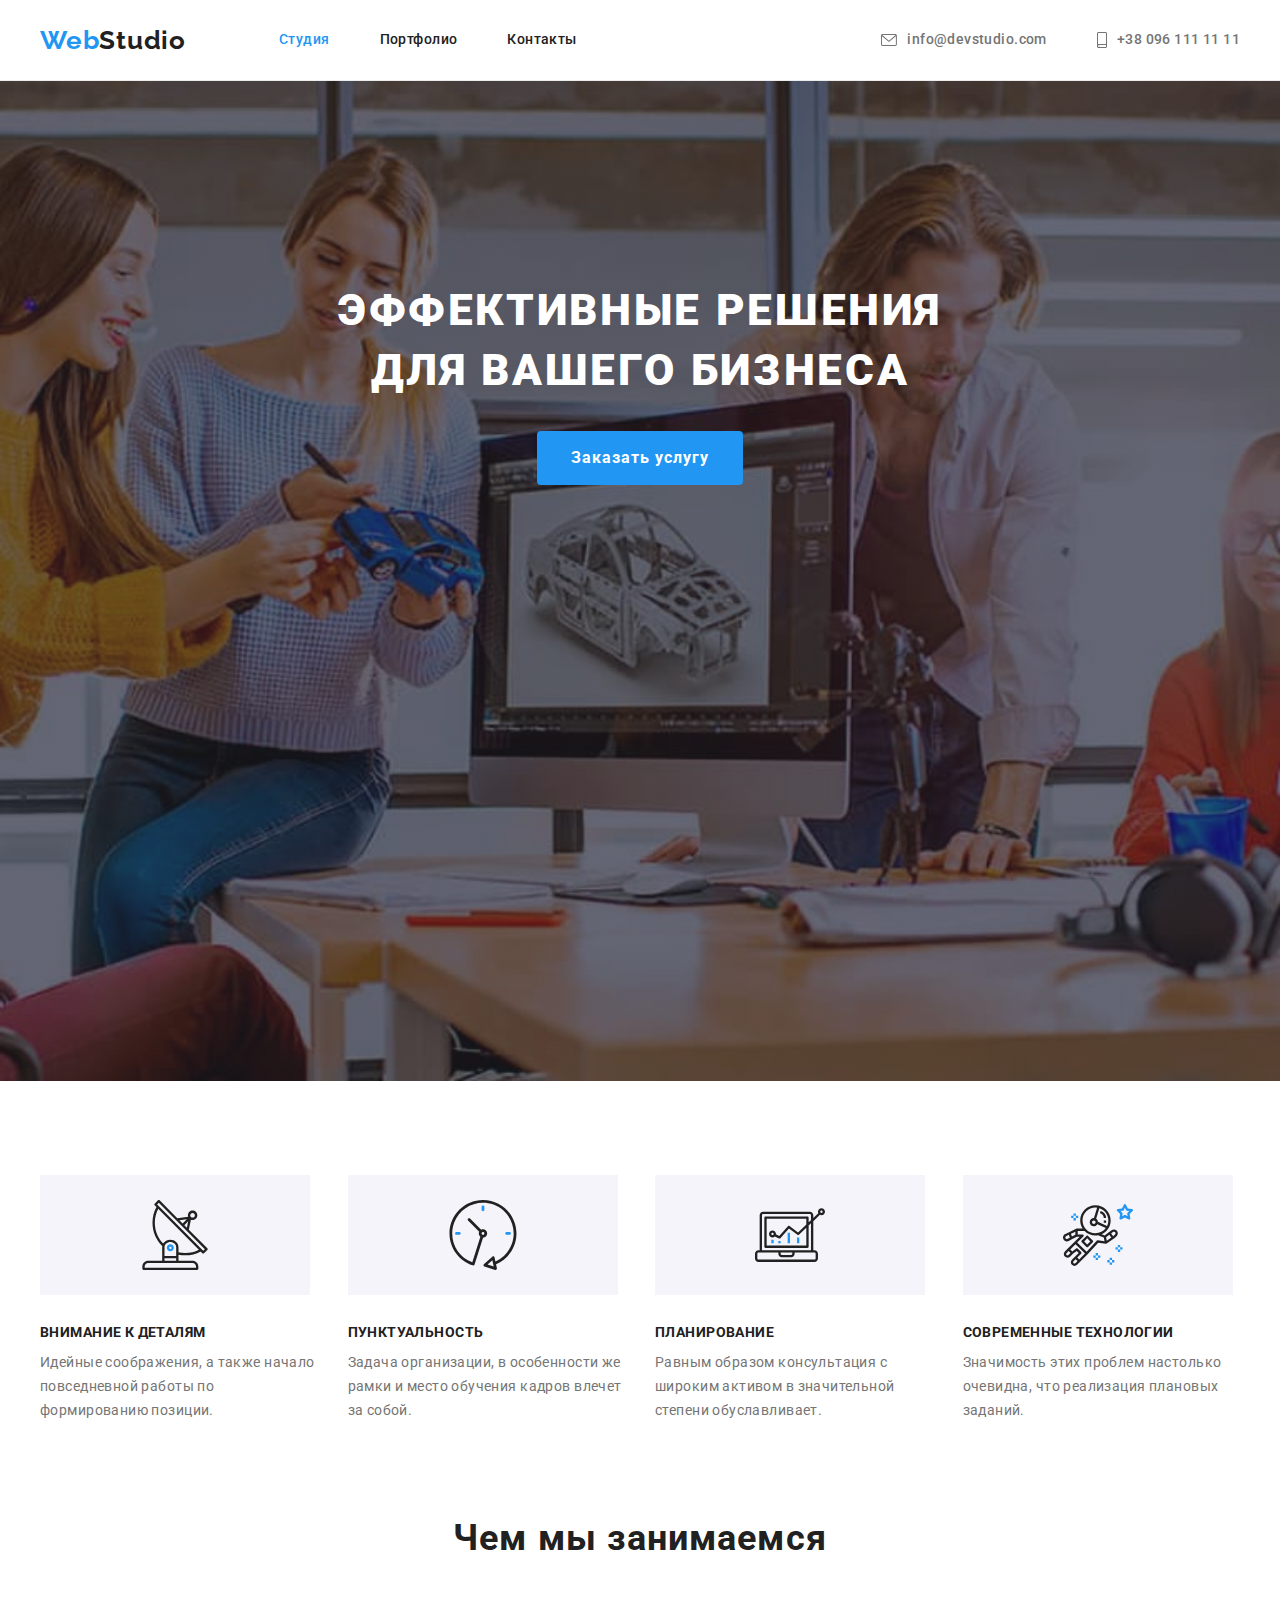
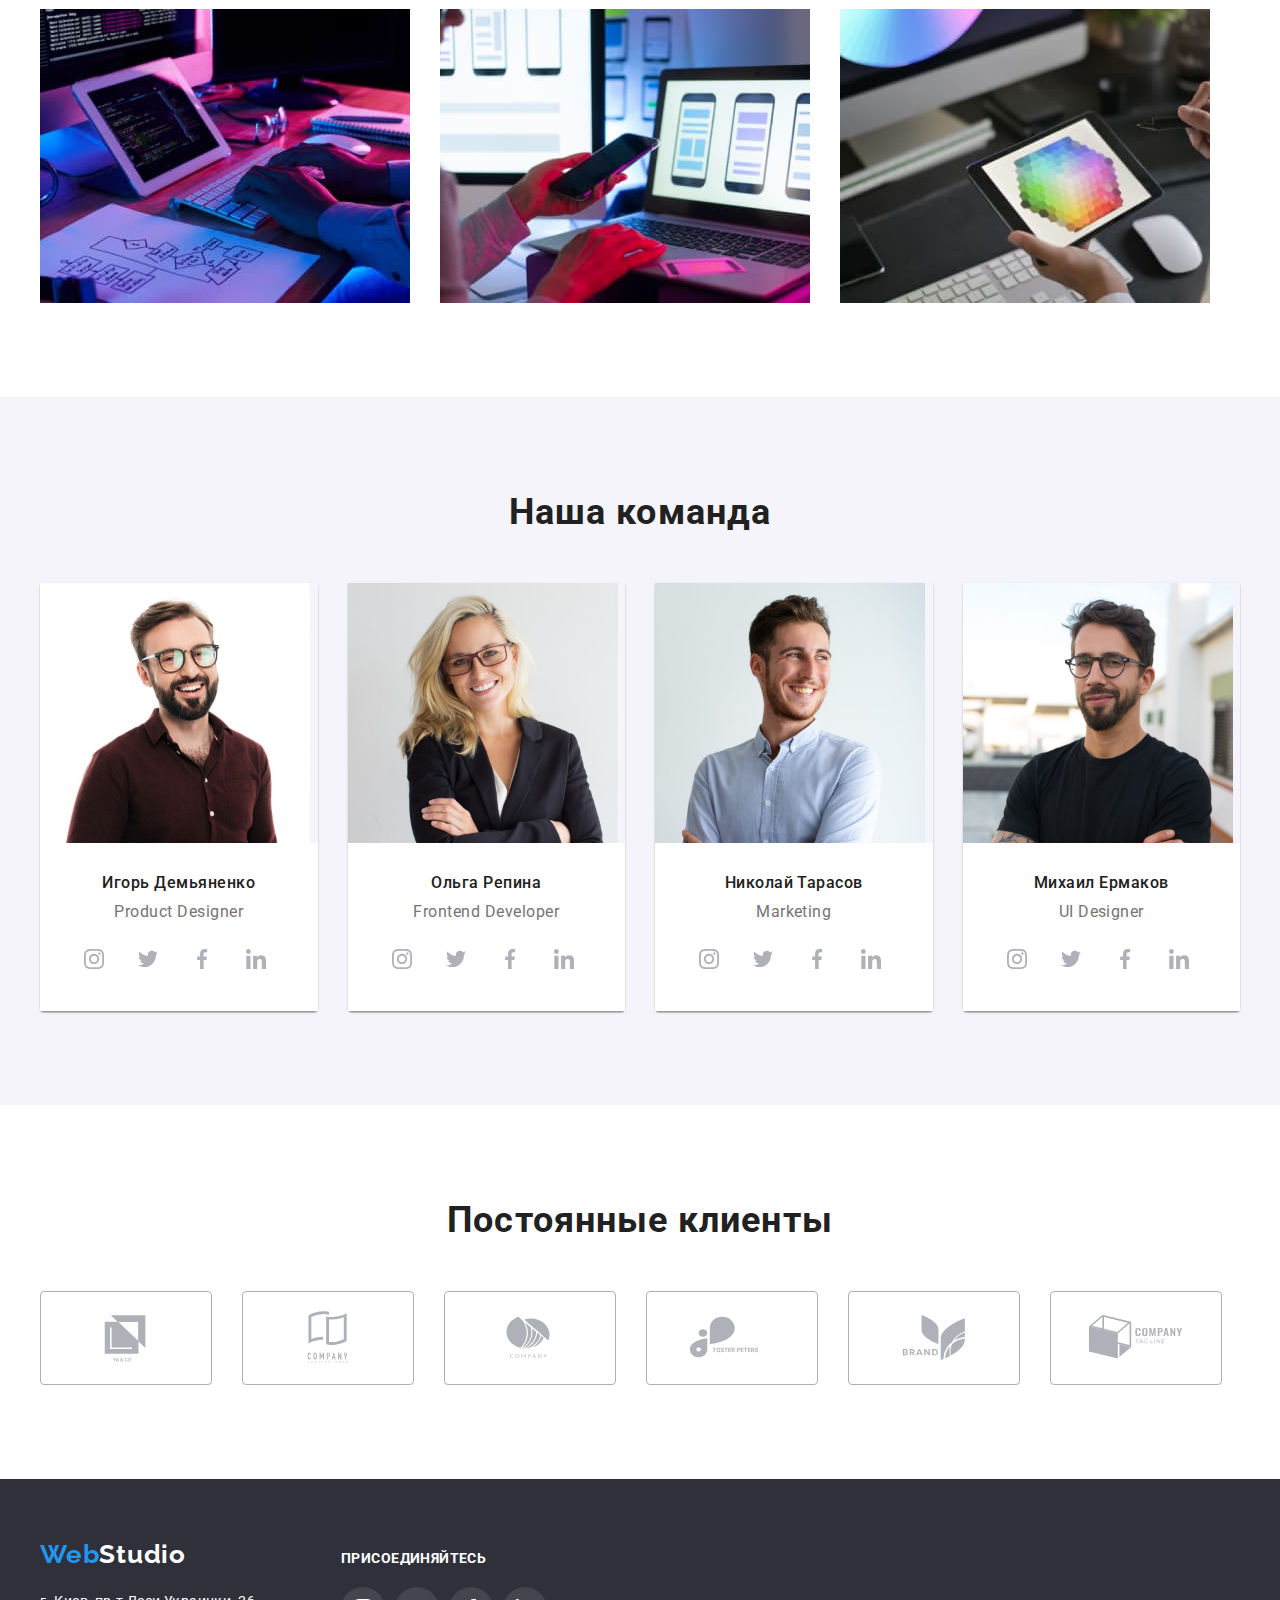
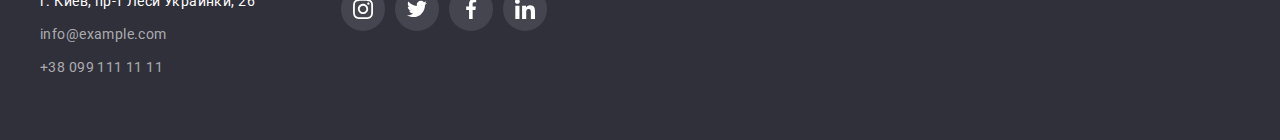
<file: index.html>
<!DOCTYPE html>
<html lang="ru">
<head>
    <meta charset="UTF-8">
    <meta http-equiv="X-UA-Compatible" content="IE=edge">
    <meta name="viewport" content="width=device-width, initial-scale=1.0">
    <title>Document</title>
    <link rel="preconnect" href="https://fonts.googleapis.com">
    <link rel="preconnect" href="https://fonts.gstatic.com" crossorigin>
    <link href="https://fonts.googleapis.com/css2?family=Raleway:wght@700&family=Roboto:wght@400;500;700;900&display=swap"
        rel="stylesheet">
    <link rel="stylesheet" href="https://cdnjs.cloudflare.com/ajax/libs/modern-normalize/1.1.0/modern-normalize.min.css"
            integrity="sha512-wpPYUAdjBVSE4KJnH1VR1HeZfpl1ub8YT/NKx4PuQ5NmX2tKuGu6U/JRp5y+Y8XG2tV+wKQpNHVUX03MfMFn9Q=="
            crossorigin="anonymous" referrerpolicy="no-referrer" />   
    <link rel="stylesheet" href="./css/styles.css">
</head>
<body>
    <!--Шапка сайта-->
    <header>
        <div class="container">                               
        <a href="/index.html" class="logo link"><span style="color: #2196F3;">Web</span>Studio</a>
        <nav>
        <ul class="list">
            <li class="item">
                <a href="Студия" class="site-nav current link">Студия</a>
            </li>
            <li class="item">
                <a href="./portfolio.html" class="site-nav link">Портфолио</a>
            </li>
            <li class="item">
                <a href="Контакты" class="site-nav link">Контакты</a>
            </li>
        </ul>           
        </nav>

        <ul class="list contacts">
            <li class="item item-contacts">               
                <a href="mailto:info@devstudio.com" class="header-item link"><svg class="contacts-icon envelop" width="16" height="12">
                    <use href="./images/symbol-defs.svg#envelope"></use>
                </svg>info@devstudio.com</a>
            </li>
            <li class="item item-contacts">
                <a href="tel:+380961111111" class="header-item link"><svg class="contacts-icon smartphone" width="10" height="16">
                    <use href="./images/symbol-defs.svg#smartphone"></use>
                </svg>+38 096 111 11 11                                
                    
                </a>
            </li>
            
        </ul>        
        </div>        
    </header>

    <main>
        <!--Банер, оглавление-->
        <section class="baner">
            <div class="container">
            <h1 class="baner-title">
                Эффективные решения<br>
                для вашего бизнеса
            </h1>            
            <button type="button" class="btn primary">Заказать услугу</button>            
            </div>
        </section>

        <!--Особенности студии-->
        <section class="section advant">
            <div class="container">
            <h2 class="title visually-hidden">Особенности студии</h2>            
            <ul class="list advant">
                <li class="advant-items">
                    <div class="thumb">
                        <svg class="icons-advant" width="70" height="70">
                            <use href="./images/symbol-defs.svg#antenna"></use>
                        </svg>    
                    </div>
                    <h3 class="advant-title">Внимание к деталям</h3>
                    <p>Идейные соображения, а также начало повседневной работы по формированию позиции.</p>
                </li>
                        
                <li class="advant-items">
                    <div class="thumb">
                        <svg class="icons-advant" width="70" height="70">
                            <use href="./images/symbol-defs.svg#clock"></use>
                        </svg>
                    </div>
                    <h3 class="advant-title">Пунктуальность</h3>
                    <p>Задача организации, в особенности же рамки и место обучения кадров влечет за собой.</p>
                </li>
                
                <li class="advant-items">
                    <div class="thumb">
                        <svg class="icons-advant" width="70" height="70">
                            <use href="./images/symbol-defs.svg#diagram"></use>
                        </svg>
                    </div>
                    <h3 class="advant-title">Планирование</h3>
                    <p>Равным образом консультация с широким активом в значительной степени обуславливает.</p>
                </li>             
                    
                <li class="advant-items">
                    <div class="thumb">
                        <svg class="icons-advant" width="70" height="70">
                            <use href="./images/symbol-defs.svg#astronaut"></use>
                        </svg>
                    </div>
                    <h3 class="advant-title">Современные технологии</h3>
                    <p>Значимость этих проблем настолько очевидна, что реализация плановых заданий.</p>
                </li>
            </ul>
            </div>
        </section>

        <!--Чем мы занимаемся-->
        <section class="section directions">
            <div class="container">
            <h2 class="section-title">Чем мы занимаемся</h2>
            <ul class="list .list-directions">
                <li class="directions-item">
                    <img src="images/box1.jpg" alt="Веб дизайнер пишет код, видны только руки и компьютер с планшетом" width="370">
                </li> 
                <li class="directions-item">
                    <img src="images/box2.jpg" alt="Веб дизайнер держит в руках телефон, на экране ноутбука есть три вида дизайна мобильного приложения для сайта" width="370" class="img">   
                </li>
                <li class="directions-item">
                    <img src="images/box3.jpg" alt="Веб дизайнер держит планшет с изображением палитры цветов" width="370" class="img">
                </li>
            </ul>
            </div>
        </section>

        <!--Наша команда-->
        <section class="section team">
            <div class="container">
            <h2 class="section-title">Наша команда</h2>
            <ul class="list images">
                <li class="images">
                    <img src="images/imgдемьяненко.jpg" alt="Фото Игоря Демьяненко" width="270">
                    <div class="teams">
                    <h3 class="team-title">Игорь Демьяненко</h3>
                    <p lang="en" class="team-position">Product Designer</p>
                    <ul class="list social">
                        <li class="social-icons">
                            <a href="" class="social-icons-link">
                                <svg class="icons-team" width="20" height="20">
                                    <use href="./images/symbol-defs.svg#instagram"></use>
                                </svg>
                            </a>
                        </li>
                    
                        <li class="social-icons">
                            <a href="" class="social-icons-link">
                                <svg class="icons-team" width="20" height="20">
                                    <use href="./images/symbol-defs.svg#twitter"></use>
                                </svg>
                            </a>
                        </li>
                    
                        <li class="social-icons">
                            <a href="" class="social-icons-link">
                                <svg class="icons-team" width="20" height="20">
                                    <use href="./images/symbol-defs.svg#facebook"></use>
                                </svg>
                            </a>
                        </li>
                    
                        <li class="social-icons">
                            <a href="" class="social-icons-link">
                                <svg class="icons-team" width="20" height="20">
                                    <use href="./images/symbol-defs.svg#linkedin"></use>
                                </svg>
                            </a>
                        </li>
                    </ul>                                       
                    </div>
                </li>                 
                <li class="images">
                    <img src="images/imgрепина.jpg" alt="Фото Ольги Репиной" width="270">
                    <div class="teams">
                    <h3 class="team-title">Ольга Репина</h3>
                    <p lang="en" class="team-position">Frontend Developer</p>
                    <ul class="list social">
                        <li class="social-icons">
                            <a href="" class="social-icons-link">
                                <svg class="icons-team" width="20" height="20">
                                    <use href="./images/symbol-defs.svg#instagram"></use>
                                </svg>
                            </a>
                        </li>
                    
                        <li class="social-icons">
                            <a href="" class="social-icons-link">
                                <svg class="icons-team" width="20" height="20">
                                    <use href="./images/symbol-defs.svg#twitter"></use>
                                </svg>
                            </a>
                        </li>
                    
                        <li class="social-icons">
                            <a href="" class="social-icons-link">
                                <svg class="icons-team" width="20" height="20">
                                    <use href="./images/symbol-defs.svg#facebook"></use>
                                </svg>
                            </a>
                        </li>
                    
                        <li class="social-icons">
                            <a href="" class="social-icons-link">
                                <svg class="icons-team" width="20" height="20">
                                    <use href="./images/symbol-defs.svg#linkedin"></use>
                                </svg>
                            </a>
                        </li>
                    </ul>                    
                    </div>
                </li> 
                <li class="images">
                    <img src="images/imgтарасов.jpg" alt="Фото Николая Тарасова" width="270">
                    <div class="teams">
                    <h3 class="team-title">Николай Тарасов</h3>
                    <p lang="en" class="team-position">Marketing</p>
                    <ul class="list social">
                    <li class="social-icons">
                        <a href="" class="social-icons-link">
                        <svg class="icons-team" width="20" height="20">
                            <use href="./images/symbol-defs.svg#instagram"></use>
                        </svg>
                        </a>                        
                    </li>

                    <li class="social-icons">
                        <a href="" class="social-icons-link">
                            <svg class="icons-team" width="20" height="20">
                                <use href="./images/symbol-defs.svg#twitter"></use>
                            </svg>
                        </a>                        
                    </li>                    
                                        
                    <li class="social-icons">
                        <a href="" class="social-icons-link">
                            <svg class="icons-team" width="20" height="20">
                                <use href="./images/symbol-defs.svg#facebook"></use>
                            </svg>
                        </a>                        
                    </li>
                                        
                    <li class="social-icons">
                        <a href="" class="social-icons-link">
                            <svg class="icons-team" width="20" height="20">
                                <use href="./images/symbol-defs.svg#linkedin"></use>
                            </svg>
                        </a>                        
                    </li> 
                    </ul>
                    </div>
                </li> 
                <li class="images">
                    <img src="images/imgермаков.jpg" alt="Фото Михаила Ермакова" width="270">
                    <div class="teams">
                    <h3 class="team-title">Михаил Ермаков</h3>
                    <p lang="en" class="team-position">UI Designer</p>
                    <ul class="list social">
                        <li class="social-icons">
                            <a href="" class="social-icons-link">
                                <svg class="icons-team" width="20" height="20">
                                    <use href="./images/symbol-defs.svg#instagram"></use>
                                </svg>
                            </a>
                        </li>
                    
                        <li class="social-icons">
                            <a href="" class="social-icons-link">
                                <svg class="icons-team" width="20" height="20">
                                    <use href="./images/symbol-defs.svg#twitter"></use>
                                </svg>
                            </a>
                        </li>
                    
                        <li class="social-icons">
                            <a href="" class="social-icons-link">
                                <svg class="icons-team" width="20" height="20">
                                    <use href="./images/symbol-defs.svg#facebook"></use>
                                </svg>
                            </a>
                        </li>
                    
                        <li class="social-icons">
                            <a href="" class="social-icons-link">
                                <svg class="icons-team" width="20" height="20">
                                    <use href="./images/symbol-defs.svg#linkedin"></use>
                                </svg>
                            </a>
                        </li>
                    </ul>
                    </div>
                </li>
            </ul>
            </div>
        </section>   

        <!--Постоянные клиенты-->  
        <section class="section">
            <div class="container">
                <h2 class="section-title">Постоянные клиенты</h2>
                <ul class="list clients">
                    <li class="thumb-clients">                        
                        <a href="" class="clients-link">                            
                                <svg class="icons-clients" width="106" height="60">
                                    <use href="./images/symbol-defs.svg#Logo1"></use>
                                </svg>                        
                        </a>                        
                    </li>
                    <li class="thumb-clients">                        
                            <a href="" class="clients-link">
                                <svg class="icons-clients" width="106" height="60">
                                    <use href="./images/symbol-defs.svg#Logo2"></use>
                                </svg>
                            </a>                                              
                    </li>
                    <li class="thumb-clients">                        
                            <a href="" class="clients-link">
                                <svg class="icons-clients" width="106" height="60">
                                    <use href="./images/symbol-defs.svg#Logo3"></use>
                                </svg>
                            </a>                        
                    </li>
                    <li class="thumb-clients">                        
                        <a href="" class="clients-link">                            
                                <svg class="icons-clients" width="106" height="60">
                                    <use href="./images/symbol-defs.svg#Logo4"></use>
                                </svg>                        
                        </a>                        
                    </li>
                    <li class="thumb-clients">                        
                            <a href="" class="clients-link">
                                <svg class="icons-clients" width="106" height="60">
                                    <use href="./images/symbol-defs.svg#Logo5"></use>
                                </svg>
                            </a>                        
                    </li>
                    <li class="thumb-clients">                       
                            <a href="" class="clients-link">
                                <svg class="icons-clients" width="106" height="60">
                                    <use href="./images/symbol-defs.svg#Logo6"></use>
                                </svg>
                            </a>                       
                    </li>
                </ul>
            </div>

        </section>


    </main>

    <footer>
        <div class="container">
            <div class="footer-nav">
        <a href="/index.html" class="logo"><span style="color: #2196f3;">Web</span>Studio</a>
        <address>
            <ul class="footer-list">
                <li class="address-item">
                    <a href="" class="address">г. Киев, пр-т Леси Украинки, 26</a>
                </li>
                <li class="mail-item">
                    <a href="mailto:info@example.com" class="contacts">info@example.com</a>
                </li>
                <li>
                    <a href="tel:+380991111111" class="contacts">+38 099 111 11 11</a>
                </li>
            </ul>
        </address>
        </div>

        <div class="social">
            <h3 class="footer-title">Присоединяйтесь</h3>
            <ul class="social-links list">
                <li class="social-icons">
                    <a href="" class="social-icons-link">
                        <svg class="icons-footer" width="20" height="20">
                            <use href="./images/symbol-defs.svg#instagram"></use>
                        </svg>
                    </a>                    
                </li>

                <li class="social-icons">
                    <a href="" class="social-icons-link">
                        <svg class="icons-footer" width="20" height="20">
                            <use href="./images/symbol-defs.svg#twitter"></use>
                        </svg>
                    </a>                  
                </li>    

                <li class="social-icons">
                    <a href="" class="social-icons-link">
                    <svg class="icons-footer" width="20" height="20">
                        <use href="./images/symbol-defs.svg#facebook"></use>
                    </svg>
                    </a>                    
                </li>

                <li class="social-icons">
                    <a href="" class="social-icons-link">
                    <svg class="icons-footer" width="20" height="20">
                        <use href="./images/symbol-defs.svg#linkedin"></use>
                    </svg>
                    </a>                
                </li> 
                          
                            
            </ul>
        </div>



        </div>

    </footer>
    
</body>
</html>
</file>
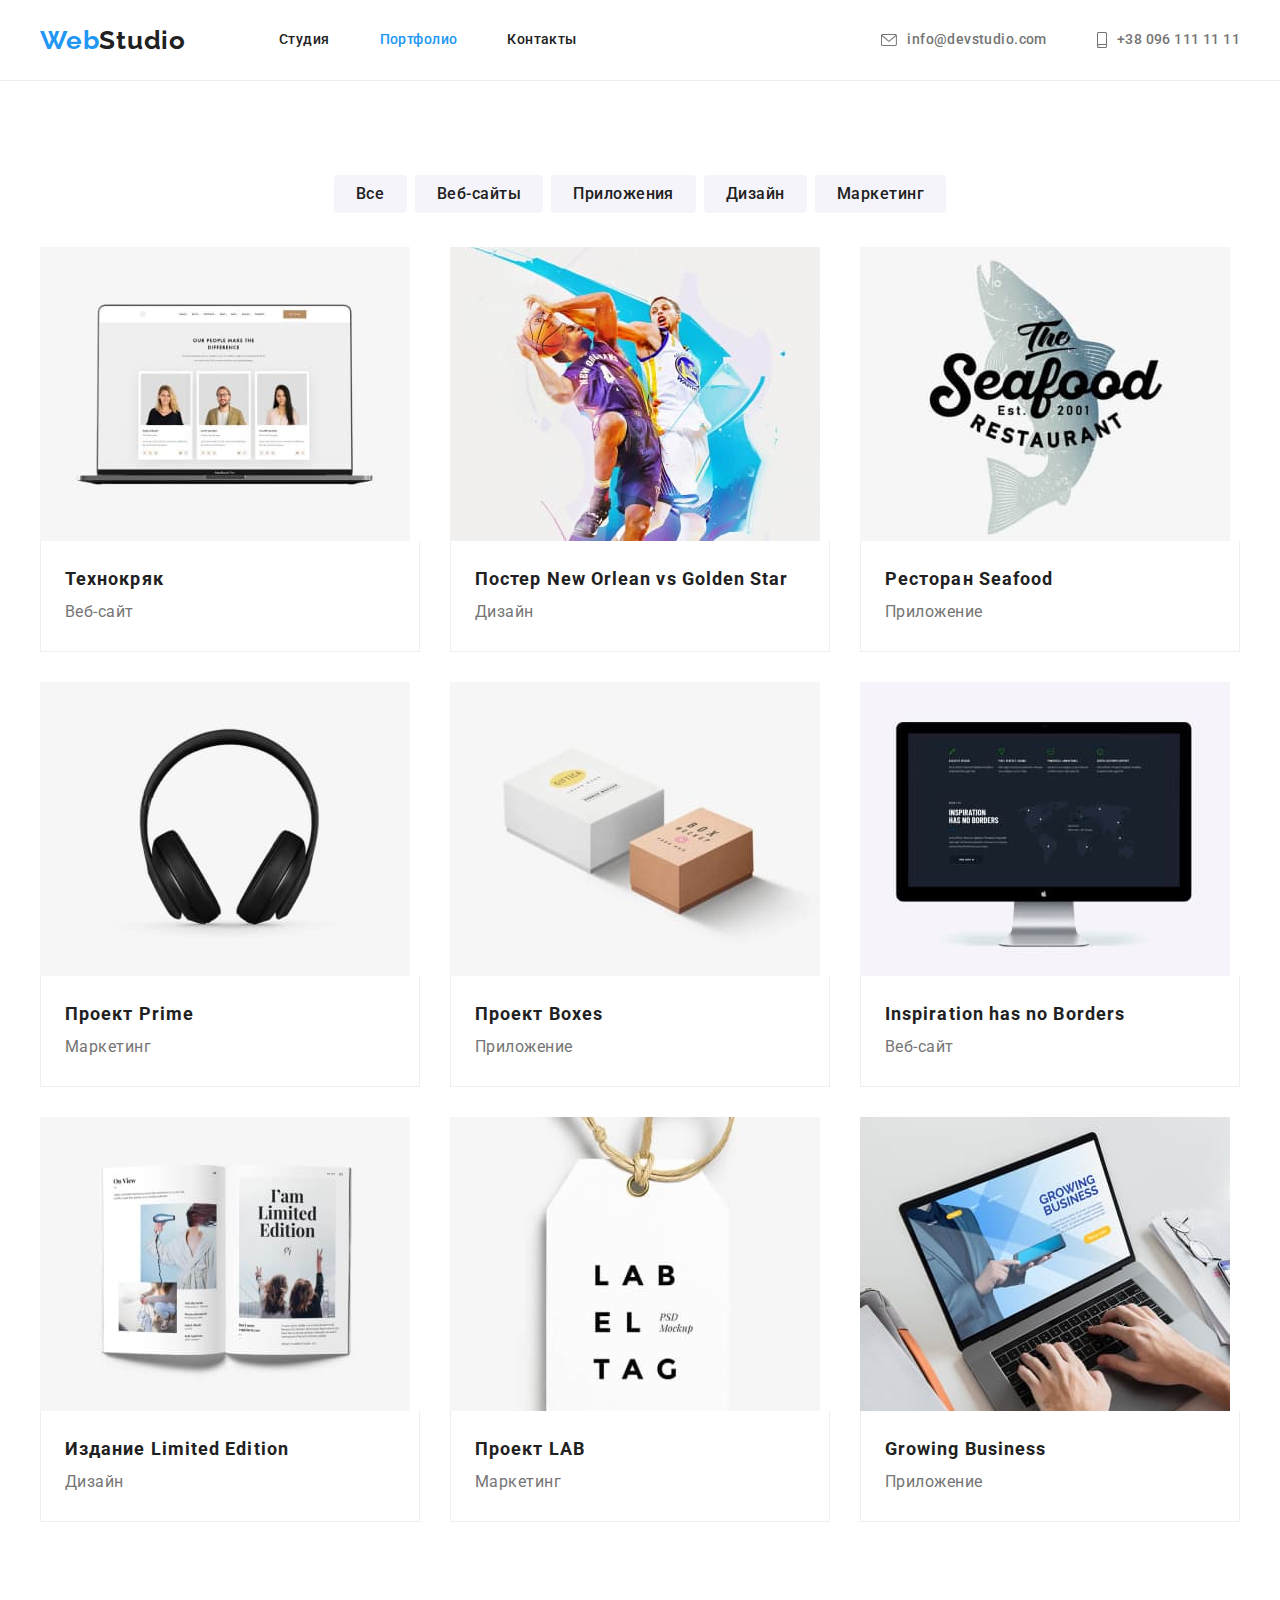
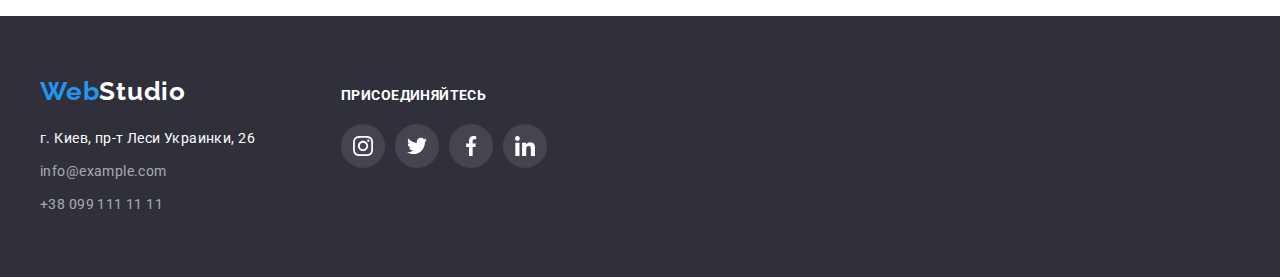
<file: portfolio.html>
<!DOCTYPE html>
<html lang="ru">
<head>
    <meta charset="UTF-8">
    <meta http-equiv="X-UA-Compatible" content="IE=edge">
    <meta name="viewport" content="width=device-width, initial-scale=1.0">
    <title>Document</title>
    <link rel="preconnect" href="https://fonts.googleapis.com">
    <link rel="preconnect" href="https://fonts.gstatic.com" crossorigin>
    <link href="https://fonts.googleapis.com/css2?family=Raleway:wght@700&family=Roboto:wght@400;500;700;900&display=swap"
        rel="stylesheet">
    <link rel="stylesheet" href="https://cdnjs.cloudflare.com/ajax/libs/modern-normalize/1.1.0/modern-normalize.min.css"
        integrity="sha512-wpPYUAdjBVSE4KJnH1VR1HeZfpl1ub8YT/NKx4PuQ5NmX2tKuGu6U/JRp5y+Y8XG2tV+wKQpNHVUX03MfMFn9Q=="
        crossorigin="anonymous" referrerpolicy="no-referrer" />
    <link rel="stylesheet" href="./css/styles.css">
</head>
<body>
<!--Шапка сайта-->
<header>    
        <div class="container">           
        <a href="./index.html" class="logo link"><span style="color: #2196F3;">Web</span>Studio</a>
        <nav>
        <ul class="list">
            <li class="item">
                <a href="./index.html" class="site-nav link">Студия</a>
            </li>
            <li class="item">
                <a href="Портфолио" class="site-nav current link">Портфолио</a>
            </li>
            <li class="item">
                <a href="Контакты" class="site-nav link">Контакты</a>
            </li>
        </ul>        
        </nav>

    <ul class="list contacts">
        <li class="item item-contacts">
            <a href="mailto:info@devstudio.com" class="header-item link"><svg class="contacts-icon envelop" width="16" height="12">
                    <use href="./images/symbol-defs.svg#envelope"></use>
                </svg>info@devstudio.com</a>
        </li>
        <li class="item item-contacts">
            <a href="tel:+380961111111" class="header-item link"><svg class="contacts-icon smartphone" width="10" height="16">
                    <use href="./images/symbol-defs.svg#smartphone"></use>
                </svg>+38 096 111 11 11
    
            </a>
        </li>
    
    </ul>
    </div>    
 </header>   

    <!--Фильтр пртфолио-->
    <main>
        <section class="section">
            <div class="container">
            <h1 class="visually-hidden">Наши роботы</h1>
        <ul class="list btn-list">
            <li class="btn-item">
                <button type="button" class="btn secondary">Все</button>
            </li>
            <li class="btn-item">
                <button type="button" class="btn secondary">Веб-сайты</button>
            </li>
            <li class="btn-item">
                <button type="button" class="btn secondary">Приложения</button>
            </li>
            <li class="btn-item">
                <button type="button" class="btn secondary">Дизайн</button>
            </li>
            <li class="btn-item">
                <button type="button" class="btn secondary">Маркетинг</button>
            </li>
        </ul>
           
        
                           
    <!--Портфолио фото-->
          <ul class="work-list list">
            <li class="works-item">
                <a href="" class="link works-link">
                <img src="./images/img5.jpg" alt="Изображение сайта на ноутбуке" width="370">
                <div class="portfolio-item">
                <h2 class="list-title">Технокряк</h2>
                <p class="variaty">Веб-сайт</p>
                </div>
                </a>
            </li>
            <li  class="works-item">
                <a href="" class="link works-link">
                <img src="./images/img6.jpg" alt="Баскетболисты двух команд в моменте игры" width="370">
                <div class="portfolio-item">
                <h2 class="list-title">Постер New Orlean vs Golden Star</h2>
                <p class="variaty">Дизайн</p>
                </div>
                </a>
            </li>
            <li  class="works-item">
                <a href="" class="link works-link">
                <img src="./images/img7.jpg" alt="Лого приложения" width="370">
                <div class="portfolio-item">
                <h2 class="list-title">Ресторан Seafood</h2>
                <p class="variaty">Приложение</p>
                </div>
                </a>
            </li>
            <li  class="works-item">
                <a href="" class="link works-link">
                <img src="./images/img8.jpg" alt="Наушники" width="370">
                <div class="portfolio-item">
                <h2 class="list-title">Проект Prime</h2>
                <p class="variaty">Маркетинг</p>
                </div>
                </a>
            </li>
            <li  class="works-item">
                <a href="" class="link works-link">
                <img src="./images/img9.jpg" alt="Две коробки" width="370">
                <div class="portfolio-item">
                <h2 class="list-title">Проект Boxes</h2>
                <p class="variaty">Приложение</p>
                </div>
                </a>
            </li>
            <li  class="works-item">
                <a href="" class="link works-link">
                <img src="./images/img10.jpg" alt="Изображение сайта на компютере" width="370">
                <div class="portfolio-item">
                <h2 class="list-title">Inspiration has no Borders</h2>
                <p class="variaty">Веб-сайт</p>
                </div>
                </a>
            </li>
            <li  class="works-item">
                <a href="" class="link works-link">
                <img src="./images/img11.jpg" alt="Розворот журнала" width="370">
                <div class="portfolio-item">
                <h2 class="list-title">Издание Limited Edition</h2>
                <p class="variaty">Дизайн</p>
                </div>
                </a>
            </li>
            <li  class="works-item">
                <a href="" class="link works-link">
                <img src="./images/img12.jpg" alt="Этикетка" width="370">
                <div class="portfolio-item">
                <h2 class="list-title">Проект LAB</h2>
                <p class="variaty">Маркетинг</p>
                </div>
                </a>
            </li>
            <li  class="works-item">
                <a href="" class="link works-link">
                <img src="./images/img13.jpg" alt="Сайт на ноутбуке" width="370">
                <div class="portfolio-item">
                <h2 class="list-title">Growing Business</h2>
                <p class="variaty">Приложение</p>
                </div>
                </a>
            </li>          
        </ul>
    </div>
        </section>

    </main>

<footer>
    <div class="container">
        <div class="footer-nav">
            <a href="/index.html" class="logo"><span style="color: #2196f3;">Web</span>Studio</a>
            <address>
                <ul class="footer-list">
                    <li class="address-item">
                        <a href="" class="address">г. Киев, пр-т Леси Украинки, 26</a>
                    </li>
                    <li class="mail-item">
                        <a href="mailto:info@example.com" class="contacts">info@example.com</a>
                    </li>
                    <li>
                        <a href="tel:+380991111111" class="contacts">+38 099 111 11 11</a>
                    </li>
                </ul>
            </address>
        </div>

        <div class="social">
            <h3 class="footer-title">Присоединяйтесь</h3>
            <ul class="social-links list">
                <li class="social-icons">
                    <a href="" class="social-icons-link">
                        <svg class="icons-footer" width="20" height="20">
                            <use href="./images/symbol-defs.svg#instagram"></use>
                        </svg>
                    </a>
                </li>

                <li class="social-icons">
                    <a href="" class="social-icons-link">
                        <svg class="icons-footer" width="20" height="20">
                            <use href="./images/symbol-defs.svg#twitter"></use>
                        </svg>
                    </a>
                </li>

                <li class="social-icons">
                    <a href="" class="social-icons-link">
                        <svg class="icons-footer" width="20" height="20">
                            <use href="./images/symbol-defs.svg#facebook"></use>
                        </svg>
                    </a>
                </li>

                <li class="social-icons">
                    <a href="" class="social-icons-link">
                        <svg class="icons-footer" width="20" height="20">
                            <use href="./images/symbol-defs.svg#linkedin"></use>
                        </svg>
                    </a>
                </li>


            </ul>
        </div>



    </div>

</footer>
</body>
</html>
</file>
<file: css/styles.css>
:root {
  --primary-text-color: #757575;
  --title-text-color: #212121;
  --accent-color: #2196f3;
  --primary-white-color: #ffffff;
  --secondary-background-color: #f5f4fa;
  --dark-background-color: #2f303a;
  --footer-address-text-color: rgba(255, 255, 255, 0.6);
  --btn-primary-accent-color: #188ce8;
}

body {
  color: var(--primary-text-color);
  background-color: var(--primary-white-color);
  font-family: Roboto, sans-serif;
  letter-spacing: 0.03em;
  font-weight: 400;
  font-size: 14px;
  line-height: 1.71;

  margin: 0;
}

.container {
  margin-left: auto;
  margin-right: auto;
  width: 1200px;
  padding-left: 15px;
  padding-right: 15px;
}

.section {
  padding-top: 94px;
  padding-bottom: 94px;
}

/*   Шапка сайту   */

header {
  border-bottom: solid 1px #ececec;
}

header .container {
  display: flex;
  align-items: center;
}

.logo {
  margin-right: 93px;

  color: var(--title-text-color);
  font-family: Raleway, sans-serif;
  font-weight: 700;
  font-size: 26px;
  line-height: 1.19;
  letter-spacing: 0.03em;
  text-decoration: none;
}

.site-nav,
.header-item {
  font-weight: 500;

  line-height: 1.14;
  text-decoration: none;
}

.site-nav {
  color: #212121;
}

.site-nav.link {
  display: block;
  padding-top: 32px;
  padding-bottom: 32px;
}

.list {
  display: flex;

  list-style: none;
}

.list .item:not(:last-child) {
  margin-right: 50px;
}

.list.contacts {
  display: flex;
  margin-left: auto;
}

.header-item {
  color: var(--primary-text-color);
}

.site-nav.link {
  display: block;
}

.site-nav.current {
  color: var(--accent-color);
}

.site-nav:hover,
.site-nav:focus {
  color: var(--accent-color);
}

.header-item.link {
  display: flex;
  align-items: center;
  justify-content: center;
}

.item-contacts .header-item.link:hover,
.item-contacts .header-item.link:focus {
  color: var(--accent-color);
  fill: var(--accent-color);
}

.contacts-icon {
  margin-right: 10px;
  fill: currentColor;
}

/*  Сброс
Основний контент  */

h1,
h2,
h3,
p,
ul {
  margin-top: 0;
  margin-bottom: 0;
}

ul {
  padding-left: 0;
}

.visually-hidden {
  position: absolute;
  width: 1px;
  height: 1px;
  margin: -1px;
  border: 0;
  padding: 0;
  white-space: nowrap;
  clip-path: inset(100%);
  clip: rect(0 0 0 0);
  overflow: hidden;
}

/*   Банер   */

.baner-title {
  color: var(--primary-white-color);
  cursor: pointer;
  font-weight: 900;
  font-size: 44px;
  line-height: 1.36;
  text-align: center;
  letter-spacing: 0.06em;
  text-transform: uppercase;

  margin-bottom: 30px;
}

.baner {
  background-color: var(--dark-background-color);
  text-align: center;
  padding-top: 200px;
  padding-bottom: 200px;

  max-width: 1600px;
  height: 600px;
  margin-left: auto;
  margin-right: auto;
  background-color: #2f303a;
  background-image: linear-gradient(rgba(47, 48, 58, 0.4), rgba(47, 48, 58, 0.4)),
    url('../images/backimage.jpg');
  background-repeat: no-repeat;
  background-position: center;
  background-size: cover;
}

/*   Кнопки   */

.btn {
  cursor: pointer;
  color: var(--accent-color);
  background-color: var(--primary-white-color);
  font-family: inherit;
  text-align: center;
  font-size: 16px;

  border: transparent;
  border-radius: 4px;
  text-align: center;
}

.btn.primary {
  color: var(--primary-white-color);
  background-color: var(--accent-color);
  font-weight: 700;

  line-height: 1.88;
  display: flex;
  align-items: center;
  letter-spacing: 0.06em;

  border: 2px solid var(--accent-color);
  margin-left: auto;
  margin-right: auto;
  min-width: 200px;
  padding: 10px 32px;
}

.btn.primary:focus,
.btn.primary:hover {
  background-color: var(--btn-primary-accent-color);
  border-color: var(--btn-primary-accent-color);
}

.btn.secondary {
  color: var(--title-text-color);
  background-color: var(--secondary-background-color);
  font-weight: 500;
  letter-spacing: 0.03em;
  line-height: 1.62;

  min-width: 73px;
  padding: 6px 22px;
  border-color: #eeeeee;

  display: flex;
  align-items: center;
  margin-bottom: 34px;
}

.btn.secondary:hover,
.btn.secondary:focus {
  box-shadow: 0px 2px 2px rgba(0, 0, 0, 0.12), 0px 1px 2px rgba(0, 0, 0, 0.08),
    0px 3px 1px rgba(0, 0, 0, 0.1);
}

.btn-list {
  justify-content: center;
}

.btn-item:not(:last-child) {
  margin-right: 8px;
}

.btn:focus,
.btn:hover {
  color: var(--primary-white-color);
  background-color: var(--btn-primary-accent-color);
  border-color: var(--accent-color);
}

/*   Заголовки   */

.section-title,
.list-title {
  color: var(--title-text-color);
}

.section-title {
  font-weight: 700;
  font-size: 36px;
  line-height: 1.17;
  letter-spacing: 0.03em;
  text-align: center;

  margin-bottom: 50px;
}

/*   Зображення, фото   */

img {
  display: block;
  max-width: 100%;
  height: auto;
}

/*   Чем мы занимаемся   */

.section.directions {
  padding-top: 0;
}

.list-direction {
  justify-content: space-between;
}

.directions-item:not(:last-child) {
  margin-right: 30px;
}

/*   Особенности студии   */

.list.advant {
  display: flex;
  margin-right: -30px;
}

.advant-items {
  margin-right: 30px;
  flex-basis: calc((100% - 120px) / 4);
}

.thumb {
  width: 270px;
  height: 120px;
  background-color: var(--secondary-background-color);
  margin-bottom: 30px;
  display: flex;
  align-items: center;
  justify-content: center;
}

.icons-advant {
  background-position: 50% 50%;
  padding: 0;
}

/*
або

.list.advant:not(:last-child) {
  margin-right: 30px;
}

.advant-items {
  width: 270px;
}*/

.advant-title {
  color: var(--title-text-color);
  font-size: 14px;

  margin-bottom: 10px;
}

.advant-title,
.list-title {
  font-weight: 700;

  line-height: 1.14;
  text-transform: uppercase;
}

.section.advant {
  padding-bottom: 94px;
}

/*   Наша команда   */

.section.team {
  background-color: var(--secondary-background-color);
}

.teams {
  padding-top: 30px;
  padding-bottom: 30px;
  padding-left: 32px;
  padding-right: 32px;
  background-color: #ffffff;
}

.work-list .list-title {
  font-weight: 700;
  font-size: 18px;
  line-height: 2;
  letter-spacing: 0.06em;
  text-transform: none;
}

.list {
  display: flex;

  list-style: none;
}

.team-title,
.team-position {
  font-size: 16px;
  line-height: 1.19;
  text-align: center;
  letter-spacing: 0.03em;
}

.team-title {
  color: var(--title-text-color);
  font-weight: 500;
  margin-bottom: 10px;
}

.team-position {
  margin-bottom: 16px;
}

/*.images:last-child {
  margin-right: 0;
}*/

.list.images {
  display: flex;
  margin-right: -30px;
}

.images {
  margin-right: 30px;
  flex-basis: calc((100% - 90px) / 4);
}

.images .images {
  box-shadow: 0px 2px 1px rgba(0, 0, 0, 0.2), 0px 1px 1px rgba(0, 0, 0, 0.14),
    0px 1px 3px rgba(0, 0, 0, 0.12);
  border-bottom-left-radius: 4px;
  border-bottom-right-radius: 4px;

  border-top: none;
}

.social-icons-link {
  display: flex;
  border-radius: 50%;
  width: 44px;
  height: 44px;
  align-items: center;
  justify-content: center;
  background-color: var(--primary-white-color);
  fill: #afb1b8;
}

.social-icons-link:hover,
.social-icons-link:focus {
  background-color: var(--accent-color);
  fill: var(--primary-white-color);
}

.list.social {
  display: flex;
  justify-content: space-between;
}

.link {
  text-decoration: none;
}

/*  Наши постоянные клиенты*/

.list.clients {
  margin-right: -30px;
}

.clients-link {
  width: 170px;
  height: 92px;
  border: 1px solid #afb1b8; /*!!!!!!!!!!!!!!!!!!*/
  border-radius: 4px;

  display: flex;
  justify-content: center;
  align-items: center;
  fill: #afb1b8;
}

.thumb-clients:not(:last-child) {
  margin-right: 30px;
}

.thumb-clients .clients-link:hover,
.thumb-clients .clients-link:focus {
  fill: var(--accent-color);
  border: 1px solid var(--accent-color);
}

/*   Секція Портфоліо   */

.variaty {
  color: var(--primary-text-color);
}

.work-list .variaty {
  font-size: 16px;
  line-height: 1.88;
  letter-spacing: 0.03em;
}

/*.works-item:not(:nth-child(3n)) {
  margin-right: 30px;
}

.works-item {
  margin-bottom: 30px;
}

/*.works-item:nth-of-type(3n) {
  margin-right: 0;
}*/

.work-list {
  display: flex;
  align-items: center;
  flex-wrap: wrap;
  margin-right: -30px;
  margin-bottom: -30px;
}

.works-item {
  margin-right: 30px;
  margin-bottom: 30px;
  flex-basis: calc((100% - 90px) / 3);
  box-shadow: none;
}
.works-link:hover {
  display: block;
  box-shadow: 0px 4px 4px rgba(0, 0, 0, 0.25);
}

.portfolio-item {
  padding: 20px 24px;
  border: 1px solid #eeeeee;
  border-top: none;
}

.works-list-title,
.variaty {
  margin-bottom: 4px;
}

/*   footer   */

footer {
  padding-top: 60px;
  padding-bottom: 60px;
  background-color: var(--dark-background-color);
}

footer .container {
  display: flex;
  align-items: baseline;
}

.footer-nav {
  width: 231px;
  margin-right: 70px;
}
footer .logo {
  display: block;
  margin-bottom: 20px;
  margin-right: 0;
}

.footer-list {
  list-style: none;
  display: block;
}

.address,
footer .logo {
  color: var(--primary-white-color);
}

.contacts {
  color: var(--footer-address-text-color);
}

.address,
.contacts {
  font-style: normal;
  text-decoration: none;
}

.address-item,
.mail-item {
  margin-bottom: 9px;
}

.address:focus,
.address:hover {
  color: var(--accent-color);
}

.contacts:hover,
.contacts:focus {
  color: var(--accent-color);
}

/*footer .social {
  display: flex;
  align-items: center;
}*/

.social {
  display: block;
  width: 206px;
}

.icons-footer {
  fill: var(--primary-white-color);
}

footer .social-icons-link {
  background-color: rgba(255, 255, 255, 0.1);
}

footer .social-icons:not(:last-child) {
  margin-right: 10px;
}

.social-links.list {
  display: flex;
}

footer .social-icons-link:hover,
footer .social-icons-link:focus {
  background-color: var(--accent-color);

  box-shadow: 0px 4px 4px rgba(0, 0, 0, 0.25);
}

.footer-title {
  color: var(--primary-white-color);
  font-size: 14px;
  font-weight: 700;
  line-height: 1.14;
  text-transform: uppercase;
  margin-bottom: 20px;
}

/*fill="#afb1b8" style="fill: var(--color4, #afb1b8)"*/
</file>
